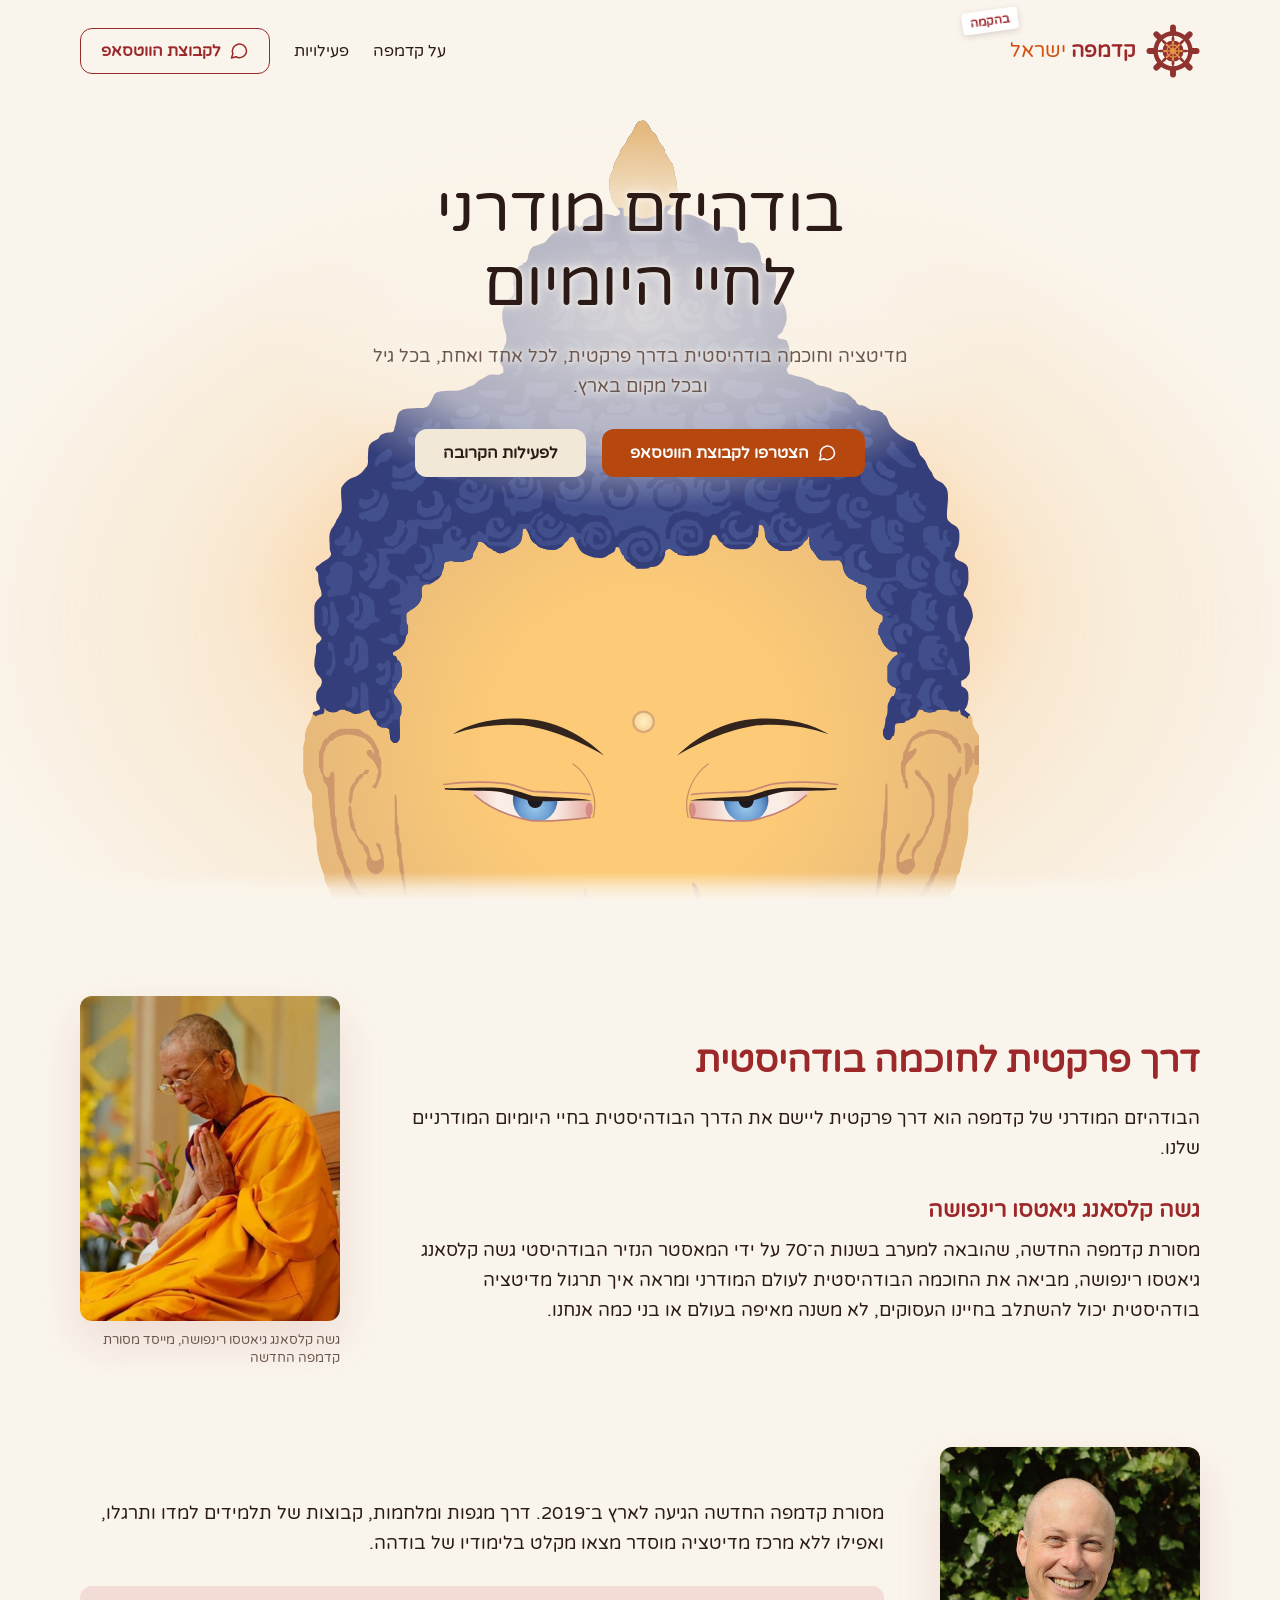
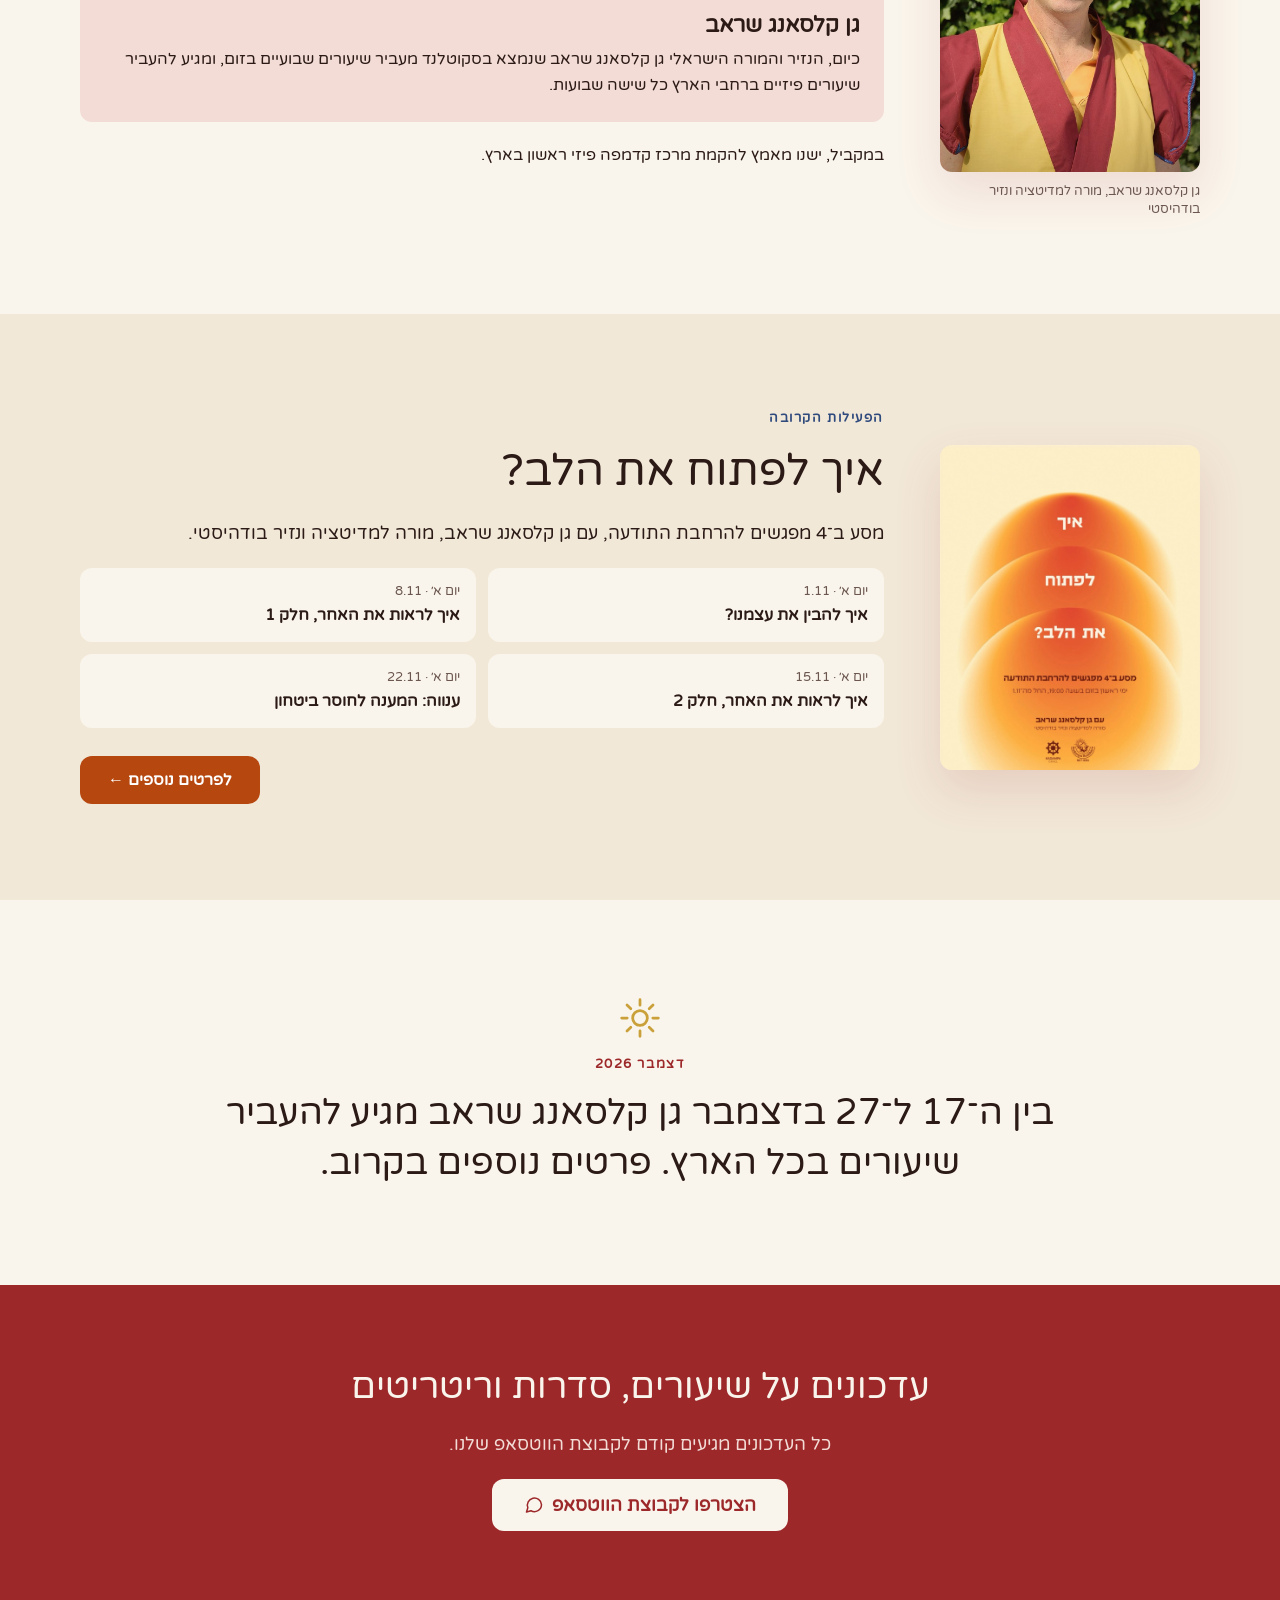
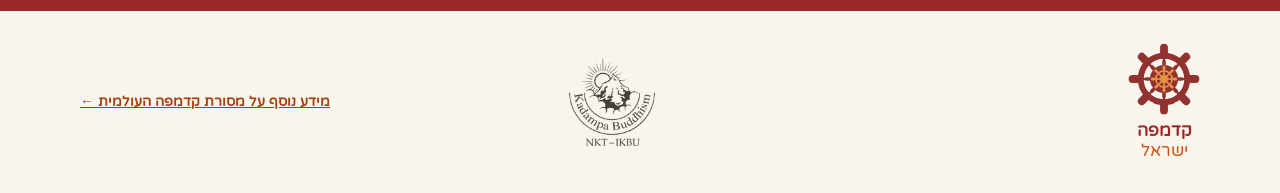
<file: index.html>
<!doctype html>
<html lang="he" dir="rtl">
<head>
<meta charset="utf-8">
<meta name="viewport" content="width=device-width, initial-scale=1">
<title>קדמפה ישראל: עמוד נחיתה</title>
<meta name="description" content="קדמפה ישראל: בודהיזם מודרני לחיי היומיום. מדיטציה וחוכמה בודהיסטית בדרך פרקטית, לכל אחד ואחת, בכל גיל ובכל מקום בארץ.">
<meta name="theme-color" content="#faf5ec">
<link rel="preconnect" href="https://fonts.googleapis.com">
<link rel="preconnect" href="https://fonts.gstatic.com" crossorigin>
<link rel="stylesheet" href="https://fonts.googleapis.com/css2?family=Varela+Round&amp;display=swap">
<link rel="stylesheet" href="styles.css">
<noscript><style>.sun{transform:none}.sun-glow{opacity:1}</style></noscript>
<script src="main.js" defer></script>
</head>
<body>

<div class="site-top">
<header class="site-header">
<a class="logo" href="#top" aria-label="קדמפה ישראל, לראש העמוד">
<svg viewBox="52 26 220 220" width="54" height="54" role="img" aria-label="סמל קדמפה ישראל" class="logo-mark"><g class="wheel-outer"><line x1="162.0" y1="96.0" x2="162.0" y2="70.0" stroke="#90322f" stroke-width="7"></line><line x1="162.0" y1="90.0" x2="162.0" y2="83.0" stroke="#90322f" stroke-width="11" stroke-linecap="round"></line><line x1="162.0" y1="58.0" x2="162.0" y2="40.0" stroke="#90322f" stroke-width="24" stroke-linecap="round"></line><line x1="190.3" y1="107.7" x2="208.7" y2="89.3" stroke="#90322f" stroke-width="7"></line><line x1="194.5" y1="103.5" x2="199.5" y2="98.5" stroke="#90322f" stroke-width="11" stroke-linecap="round"></line><line x1="217.2" y1="80.8" x2="229.9" y2="68.1" stroke="#90322f" stroke-width="24" stroke-linecap="round"></line><line x1="202.0" y1="136.0" x2="228.0" y2="136.0" stroke="#90322f" stroke-width="7"></line><line x1="208.0" y1="136.0" x2="215.0" y2="136.0" stroke="#90322f" stroke-width="11" stroke-linecap="round"></line><line x1="240.0" y1="136.0" x2="258.0" y2="136.0" stroke="#90322f" stroke-width="24" stroke-linecap="round"></line><line x1="190.3" y1="164.3" x2="208.7" y2="182.7" stroke="#90322f" stroke-width="7"></line><line x1="194.5" y1="168.5" x2="199.5" y2="173.5" stroke="#90322f" stroke-width="11" stroke-linecap="round"></line><line x1="217.2" y1="191.2" x2="229.9" y2="203.9" stroke="#90322f" stroke-width="24" stroke-linecap="round"></line><line x1="162.0" y1="176.0" x2="162.0" y2="202.0" stroke="#90322f" stroke-width="7"></line><line x1="162.0" y1="182.0" x2="162.0" y2="189.0" stroke="#90322f" stroke-width="11" stroke-linecap="round"></line><line x1="162.0" y1="214.0" x2="162.0" y2="232.0" stroke="#90322f" stroke-width="24" stroke-linecap="round"></line><line x1="133.7" y1="164.3" x2="115.3" y2="182.7" stroke="#90322f" stroke-width="7"></line><line x1="129.5" y1="168.5" x2="124.5" y2="173.5" stroke="#90322f" stroke-width="11" stroke-linecap="round"></line><line x1="106.8" y1="191.2" x2="94.1" y2="203.9" stroke="#90322f" stroke-width="24" stroke-linecap="round"></line><line x1="122.0" y1="136.0" x2="96.0" y2="136.0" stroke="#90322f" stroke-width="7"></line><line x1="116.0" y1="136.0" x2="109.0" y2="136.0" stroke="#90322f" stroke-width="11" stroke-linecap="round"></line><line x1="84.0" y1="136.0" x2="66.0" y2="136.0" stroke="#90322f" stroke-width="24" stroke-linecap="round"></line><line x1="133.7" y1="107.7" x2="115.3" y2="89.3" stroke="#90322f" stroke-width="7"></line><line x1="129.5" y1="103.5" x2="124.5" y2="98.5" stroke="#90322f" stroke-width="11" stroke-linecap="round"></line><line x1="106.8" y1="80.8" x2="94.1" y2="68.1" stroke="#90322f" stroke-width="24" stroke-linecap="round"></line><circle cx="162" cy="136" r="71" fill="none" stroke="#90322f" stroke-width="18"></circle><circle cx="162" cy="136" r="43" fill="#90322f"></circle></g><g class="wheel-inner"><circle cx="162" cy="136" r="25" fill="none" stroke="#e89447" stroke-width="5"></circle><line x1="162.0" y1="136.0" x2="162.0" y2="103.0" stroke="#e89447" stroke-width="5"></line><line x1="162.0" y1="104.0" x2="162.0" y2="100.0" stroke="#e89447" stroke-width="8.5" stroke-linecap="round"></line><line x1="162.0" y1="136.0" x2="185.3" y2="112.7" stroke="#e89447" stroke-width="5"></line><line x1="184.6" y1="113.4" x2="187.5" y2="110.5" stroke="#e89447" stroke-width="8.5" stroke-linecap="round"></line><line x1="162.0" y1="136.0" x2="195.0" y2="136.0" stroke="#e89447" stroke-width="5"></line><line x1="194.0" y1="136.0" x2="198.0" y2="136.0" stroke="#e89447" stroke-width="8.5" stroke-linecap="round"></line><line x1="162.0" y1="136.0" x2="185.3" y2="159.3" stroke="#e89447" stroke-width="5"></line><line x1="184.6" y1="158.6" x2="187.5" y2="161.5" stroke="#e89447" stroke-width="8.5" stroke-linecap="round"></line><line x1="162.0" y1="136.0" x2="162.0" y2="169.0" stroke="#e89447" stroke-width="5"></line><line x1="162.0" y1="168.0" x2="162.0" y2="172.0" stroke="#e89447" stroke-width="8.5" stroke-linecap="round"></line><line x1="162.0" y1="136.0" x2="138.7" y2="159.3" stroke="#e89447" stroke-width="5"></line><line x1="139.4" y1="158.6" x2="136.5" y2="161.5" stroke="#e89447" stroke-width="8.5" stroke-linecap="round"></line><line x1="162.0" y1="136.0" x2="129.0" y2="136.0" stroke="#e89447" stroke-width="5"></line><line x1="130.0" y1="136.0" x2="126.0" y2="136.0" stroke="#e89447" stroke-width="8.5" stroke-linecap="round"></line><line x1="162.0" y1="136.0" x2="138.7" y2="112.7" stroke="#e89447" stroke-width="5"></line><line x1="139.4" y1="113.4" x2="136.5" y2="110.5" stroke="#e89447" stroke-width="8.5" stroke-linecap="round"></line><circle cx="162" cy="136" r="12" fill="#e89447"></circle></g></svg>
<span class="logo-word">
<span class="logo-word__top">קדמפה</span>
<span class="logo-word__bottom">ישראל</span>
</span>
<span class="badge badge--tag">בהקמה</span>
</a>
<nav class="nav nav--center" aria-label="ניווט ראשי">
<a class="nav-link" href="#about" data-section="about">על קדמפה</a>
<a class="nav-link" href="#series" data-section="series">פעילויות</a>
<!-- <a class="nav-link" href="#gallery" data-section="gallery">גלריה</a> -->
<a class="btn btn-outline" href="https://chat.whatsapp.com/EBCWu6RBWqvGROPX27mSxB"><svg class="icon" width="20" height="20" viewBox="0 0 24 24" fill="none" stroke="currentColor" stroke-width="1.8" stroke-linecap="round" stroke-linejoin="round" aria-hidden="true"><path d="M21 11.5a8.5 8.5 0 0 1-12.6 7.4L3 20.5l1.6-5.2A8.5 8.5 0 1 1 21 11.5z"></path></svg>לקבוצת הווטסאפ</a>
</nav>
</header>
</div>

<main>
<section id="top" class="hero">
<div class="hero-inner">
<h1 class="hero-title">בודהיזם מודרני<br>לחיי היומיום</h1>
<p class="hero-lead">מדיטציה וחוכמה בודהיסטית בדרך פרקטית, לכל אחד ואחת, בכל גיל ובכל מקום בארץ.</p>
<div class="btn-row btn-row--center">
<a class="btn btn-primary" href="https://chat.whatsapp.com/EBCWu6RBWqvGROPX27mSxB"><svg class="icon" width="20" height="20" viewBox="0 0 24 24" fill="none" stroke="currentColor" stroke-width="1.8" stroke-linecap="round" stroke-linejoin="round" aria-hidden="true"><path d="M21 11.5a8.5 8.5 0 0 1-12.6 7.4L3 20.5l1.6-5.2A8.5 8.5 0 1 1 21 11.5z"></path></svg>הצטרפו לקבוצת הווטסאפ</a>
<a class="btn btn-secondary" href="#series">לפעילות הקרובה</a>
</div>
</div>
<div class="horizon" aria-hidden="true">
<div class="sun">
<div class="sun-glow"><div class="sun-glow__breath"></div></div>
<img class="sun-head" src="assets/buddha-head.svg" width="608" height="804" alt="">
</div>
</div>
</section>

<section id="about" class="section about">
<div class="container about-rows">
<div class="split">
<div class="about-text stack">
<h2 class="heading">דרך פרקטית לחוכמה בודהיסטית</h2>
<p class="body-lg">הבודהיזם המודרני של קדמפה הוא דרך פרקטית ליישם את הדרך הבודהיסטית בחיי היומיום המודרניים שלנו.</p>
<h3 class="subheading">גשה קלסאנג גיאטסו רינפושה</h3>
<p class="body-lg">מסורת קדמפה החדשה, שהובאה למערב בשנות ה־70 על ידי המאסטר הנזיר הבודהיסטי גשה קלסאנג גיאטסו רינפושה, מביאה את החוכמה הבודהיסטית לעולם המודרני ומראה איך תרגול מדיטציה בודהיסטית יכול להשתלב בחיינו העסוקים, לא משנה מאיפה בעולם או בני כמה אנחנו.</p>
</div>
<figure class="about-figure">
<img class="photo" src="assets/geshe-la.jpg" alt="גשה קלסאנג גיאטסו רינפושה בגלימות זעפרן, ידיו צמודות בתפילה ועיניו מושפלות">
<figcaption class="caption">גשה קלסאנג גיאטסו רינפושה, מייסד מסורת קדמפה החדשה</figcaption>
</figure>
</div>
<div class="split split--reverse">
<div class="about-text stack">
<p class="body-lg">מסורת קדמפה החדשה הגיעה לארץ ב־2019. דרך מגפות ומלחמות, קבוצות של תלמידים למדו ותרגלו, ואפילו ללא מרכז מדיטציה מוסדר מצאו מקלט בלימודיו של בודהה.</p>
<div class="card-lotus teacher-card">
<div class="card-title">גן קלסאנג שראב</div>
<p>כיום, הנזיר והמורה הישראלי גן קלסאנג שראב שנמצא בסקוטלנד מעביר שיעורים שבועיים בזום, ומגיע להעביר שיעורים פיזיים ברחבי הארץ כל שישה שבועות.</p>
</div>
<p>במקביל, ישנו מאמץ להקמת מרכז קדמפה פיזי ראשון בארץ.</p>
</div>
<figure class="about-figure">
<img class="photo" src="assets/sherab.jpg" alt="גן קלסאנג שראב מחייך, בגלימות נזיר, על רקע עלי קיסוס">
<figcaption class="caption">גן קלסאנג שראב, מורה למדיטציה ונזיר בודהיסטי</figcaption>
</figure>
</div>
</div>
</section>

<section id="series" class="section section--band">
<div class="container split">
<div class="series-poster">
<img class="photo photo--strong" src="assets/poster.jpg" alt="פוסטר הסדרה: איך לפתוח את הלב? 4 מפגשים עם גן קלסאנג שראב">
</div>
<div class="col-main stack">
<div class="eyebrow eyebrow--lapis">הפעילות הקרובה</div>
<h2 class="series-title">איך לפתוח את הלב?</h2>
<p class="body-lg">מסע ב־4 מפגשים להרחבת התודעה, עם גן קלסאנג שראב, מורה למדיטציה ונזיר בודהיסטי.</p>
<ul class="session-grid">
<li class="session-chip"><span class="session-chip__date">יום א׳ · 1.11</span><span class="session-chip__title">איך להבין את עצמנו?</span></li>
<li class="session-chip"><span class="session-chip__date">יום א׳ · 8.11</span><span class="session-chip__title">איך לראות את האחר, חלק 1</span></li>
<li class="session-chip"><span class="session-chip__date">יום א׳ · 15.11</span><span class="session-chip__title">איך לראות את האחר, חלק 2</span></li>
<li class="session-chip"><span class="session-chip__date">יום א׳ · 22.11</span><span class="session-chip__title">ענווה: המענה לחוסר ביטחון</span></li>
</ul>
<div class="btn-row btn-row--end">
<a class="btn btn-primary" href="series.html">לפרטים נוספים ←</a>
</div>
</div>
</div>
</section>

<section class="section" aria-labelledby="dec-title">
<div class="container container--narrow note">
<svg width="44" height="44" viewBox="0 0 24 24" fill="none" stroke="#c9a03a" stroke-width="1.5" stroke-linecap="round" aria-hidden="true"><circle cx="12" cy="12" r="4"></circle><path d="M12 2v3M12 19v3M2 12h3M19 12h3M4.9 4.9l2.1 2.1M17 17l2.1 2.1M4.9 19.1L7 17M17 7l2.1-2.1"></path></svg>
<h2 id="dec-title" class="eyebrow">דצמבר 2026</h2>
<p class="note-text">בין ה־17 ל־27 בדצמבר גן קלסאנג שראב מגיע להעביר שיעורים בכל הארץ. פרטים נוספים בקרוב.</p>
<!--<a class="btn btn-outline" href="https://chat.whatsapp.com/EBCWu6RBWqvGROPX27mSxB">לעדכונים בווטסאפ<svg class="icon" width="18" height="18" viewBox="0 0 24 24" fill="none" stroke="currentColor" stroke-width="1.8" stroke-linecap="round" stroke-linejoin="round" aria-hidden="true"><path d="M21 11.5a8.5 8.5 0 0 1-12.6 7.4L3 20.5l1.6-5.2A8.5 8.5 0 1 1 21 11.5z"></path></svg></a>-->
</div>
</section>

<!--
<section id="gallery" class="gallery">
<div class="container">
<div class="stack stack--12">
<h2 class="heading">ממפגשים קודמים:</h2>
</div>
Gallery placeholders: replace each <figure class="placeholder ..."> with
     <figure class="gallery-item--..."><img class="photo" ...></figure> when photos arrive.
<div class="gallery-grid">
<figure class="placeholder gallery-item--wide"><svg width="32" height="32" viewBox="0 0 24 24" fill="none" stroke="#6b5750" stroke-width="1.5" stroke-linecap="round" stroke-linejoin="round" aria-hidden="true"><rect x="3" y="3" width="18" height="18" rx="3"></rect><circle cx="9" cy="9" r="2"></circle><path d="M21 15l-5-5L5 21"></path></svg><figcaption>[תמונה: שיעורים, אוקטובר 2026]</figcaption></figure>
<figure class="placeholder gallery-item--tall"><svg width="32" height="32" viewBox="0 0 24 24" fill="none" stroke="#6b5750" stroke-width="1.5" stroke-linecap="round" stroke-linejoin="round" aria-hidden="true"><rect x="3" y="3" width="18" height="18" rx="3"></rect><circle cx="9" cy="9" r="2"></circle><path d="M21 15l-5-5L5 21"></path></svg><figcaption>[תמונה: אוקטובר 2026]</figcaption></figure>
<figure class="placeholder gallery-item--landscape"><svg width="32" height="32" viewBox="0 0 24 24" fill="none" stroke="#6b5750" stroke-width="1.5" stroke-linecap="round" stroke-linejoin="round" aria-hidden="true"><rect x="3" y="3" width="18" height="18" rx="3"></rect><circle cx="9" cy="9" r="2"></circle><path d="M21 15l-5-5L5 21"></path></svg><figcaption>[תמונה: ריטריט]</figcaption></figure>
<figure class="placeholder gallery-item--landscape"><svg width="32" height="32" viewBox="0 0 24 24" fill="none" stroke="#6b5750" stroke-width="1.5" stroke-linecap="round" stroke-linejoin="round" aria-hidden="true"><rect x="3" y="3" width="18" height="18" rx="3"></rect><circle cx="9" cy="9" r="2"></circle><path d="M21 15l-5-5L5 21"></path></svg><figcaption>[תמונה: שיעור קודם]</figcaption></figure>
<figure class="placeholder gallery-item--landscape"><svg width="32" height="32" viewBox="0 0 24 24" fill="none" stroke="#6b5750" stroke-width="1.5" stroke-linecap="round" stroke-linejoin="round" aria-hidden="true"><rect x="3" y="3" width="18" height="18" rx="3"></rect><circle cx="9" cy="9" r="2"></circle><path d="M21 15l-5-5L5 21"></path></svg><figcaption>[תמונה: ריטריט]</figcaption></figure>
</div>
</div>
</section>
-->

<section class="join" aria-labelledby="join-title">
<div class="container container--narrow">
<h2 id="join-title" class="join-title">עדכונים על שיעורים, סדרות וריטריטים</h2>
<p class="join-lead">כל העדכונים מגיעים קודם לקבוצת הווטסאפ שלנו.</p>
<a class="btn btn-light" href="https://chat.whatsapp.com/EBCWu6RBWqvGROPX27mSxB">הצטרפו לקבוצת הווטסאפ<svg class="icon" width="20" height="20" viewBox="0 0 24 24" fill="none" stroke="currentColor" stroke-width="1.8" stroke-linecap="round" stroke-linejoin="round" aria-hidden="true"><path d="M21 11.5a8.5 8.5 0 0 1-12.6 7.4L3 20.5l1.6-5.2A8.5 8.5 0 1 1 21 11.5z"></path></svg></a>
</div>
</section>
</main>

<footer class="site-footer">
<div class="footer-logo" role="img" aria-label="קדמפה ישראל">
<svg viewBox="52 26 220 220" width="72" height="72" role="img" aria-label="סמל קדמפה ישראל" class="logo-mark"><g class="wheel-outer"><line x1="162.0" y1="96.0" x2="162.0" y2="70.0" stroke="#90322f" stroke-width="7"></line><line x1="162.0" y1="90.0" x2="162.0" y2="83.0" stroke="#90322f" stroke-width="11" stroke-linecap="round"></line><line x1="162.0" y1="58.0" x2="162.0" y2="40.0" stroke="#90322f" stroke-width="24" stroke-linecap="round"></line><line x1="190.3" y1="107.7" x2="208.7" y2="89.3" stroke="#90322f" stroke-width="7"></line><line x1="194.5" y1="103.5" x2="199.5" y2="98.5" stroke="#90322f" stroke-width="11" stroke-linecap="round"></line><line x1="217.2" y1="80.8" x2="229.9" y2="68.1" stroke="#90322f" stroke-width="24" stroke-linecap="round"></line><line x1="202.0" y1="136.0" x2="228.0" y2="136.0" stroke="#90322f" stroke-width="7"></line><line x1="208.0" y1="136.0" x2="215.0" y2="136.0" stroke="#90322f" stroke-width="11" stroke-linecap="round"></line><line x1="240.0" y1="136.0" x2="258.0" y2="136.0" stroke="#90322f" stroke-width="24" stroke-linecap="round"></line><line x1="190.3" y1="164.3" x2="208.7" y2="182.7" stroke="#90322f" stroke-width="7"></line><line x1="194.5" y1="168.5" x2="199.5" y2="173.5" stroke="#90322f" stroke-width="11" stroke-linecap="round"></line><line x1="217.2" y1="191.2" x2="229.9" y2="203.9" stroke="#90322f" stroke-width="24" stroke-linecap="round"></line><line x1="162.0" y1="176.0" x2="162.0" y2="202.0" stroke="#90322f" stroke-width="7"></line><line x1="162.0" y1="182.0" x2="162.0" y2="189.0" stroke="#90322f" stroke-width="11" stroke-linecap="round"></line><line x1="162.0" y1="214.0" x2="162.0" y2="232.0" stroke="#90322f" stroke-width="24" stroke-linecap="round"></line><line x1="133.7" y1="164.3" x2="115.3" y2="182.7" stroke="#90322f" stroke-width="7"></line><line x1="129.5" y1="168.5" x2="124.5" y2="173.5" stroke="#90322f" stroke-width="11" stroke-linecap="round"></line><line x1="106.8" y1="191.2" x2="94.1" y2="203.9" stroke="#90322f" stroke-width="24" stroke-linecap="round"></line><line x1="122.0" y1="136.0" x2="96.0" y2="136.0" stroke="#90322f" stroke-width="7"></line><line x1="116.0" y1="136.0" x2="109.0" y2="136.0" stroke="#90322f" stroke-width="11" stroke-linecap="round"></line><line x1="84.0" y1="136.0" x2="66.0" y2="136.0" stroke="#90322f" stroke-width="24" stroke-linecap="round"></line><line x1="133.7" y1="107.7" x2="115.3" y2="89.3" stroke="#90322f" stroke-width="7"></line><line x1="129.5" y1="103.5" x2="124.5" y2="98.5" stroke="#90322f" stroke-width="11" stroke-linecap="round"></line><line x1="106.8" y1="80.8" x2="94.1" y2="68.1" stroke="#90322f" stroke-width="24" stroke-linecap="round"></line><circle cx="162" cy="136" r="71" fill="none" stroke="#90322f" stroke-width="18"></circle><circle cx="162" cy="136" r="43" fill="#90322f"></circle></g><g class="wheel-inner"><circle cx="162" cy="136" r="25" fill="none" stroke="#e89447" stroke-width="5"></circle><line x1="162.0" y1="136.0" x2="162.0" y2="103.0" stroke="#e89447" stroke-width="5"></line><line x1="162.0" y1="104.0" x2="162.0" y2="100.0" stroke="#e89447" stroke-width="8.5" stroke-linecap="round"></line><line x1="162.0" y1="136.0" x2="185.3" y2="112.7" stroke="#e89447" stroke-width="5"></line><line x1="184.6" y1="113.4" x2="187.5" y2="110.5" stroke="#e89447" stroke-width="8.5" stroke-linecap="round"></line><line x1="162.0" y1="136.0" x2="195.0" y2="136.0" stroke="#e89447" stroke-width="5"></line><line x1="194.0" y1="136.0" x2="198.0" y2="136.0" stroke="#e89447" stroke-width="8.5" stroke-linecap="round"></line><line x1="162.0" y1="136.0" x2="185.3" y2="159.3" stroke="#e89447" stroke-width="5"></line><line x1="184.6" y1="158.6" x2="187.5" y2="161.5" stroke="#e89447" stroke-width="8.5" stroke-linecap="round"></line><line x1="162.0" y1="136.0" x2="162.0" y2="169.0" stroke="#e89447" stroke-width="5"></line><line x1="162.0" y1="168.0" x2="162.0" y2="172.0" stroke="#e89447" stroke-width="8.5" stroke-linecap="round"></line><line x1="162.0" y1="136.0" x2="138.7" y2="159.3" stroke="#e89447" stroke-width="5"></line><line x1="139.4" y1="158.6" x2="136.5" y2="161.5" stroke="#e89447" stroke-width="8.5" stroke-linecap="round"></line><line x1="162.0" y1="136.0" x2="129.0" y2="136.0" stroke="#e89447" stroke-width="5"></line><line x1="130.0" y1="136.0" x2="126.0" y2="136.0" stroke="#e89447" stroke-width="8.5" stroke-linecap="round"></line><line x1="162.0" y1="136.0" x2="138.7" y2="112.7" stroke="#e89447" stroke-width="5"></line><line x1="139.4" y1="113.4" x2="136.5" y2="110.5" stroke="#e89447" stroke-width="8.5" stroke-linecap="round"></line><circle cx="162" cy="136" r="12" fill="#e89447"></circle></g></svg>
<span class="logo-word"><span class="logo-word__top">קדמפה</span><span class="logo-word__bottom">ישראל</span></span>
</div>
<br>
<a class="footer-nkt" href="https://kadampa.org/"><img src="assets/nkt-ikbu-logo.png" width="96" height="96" alt="חלק ממסורת קדמפה החדשה (NKT-IKBU)"></a>
<a class="footer-link" href="https://kadampa.org/">מידע נוסף על מסורת קדמפה העולמית ←</a>
</footer>

</body>
</html>
</file>
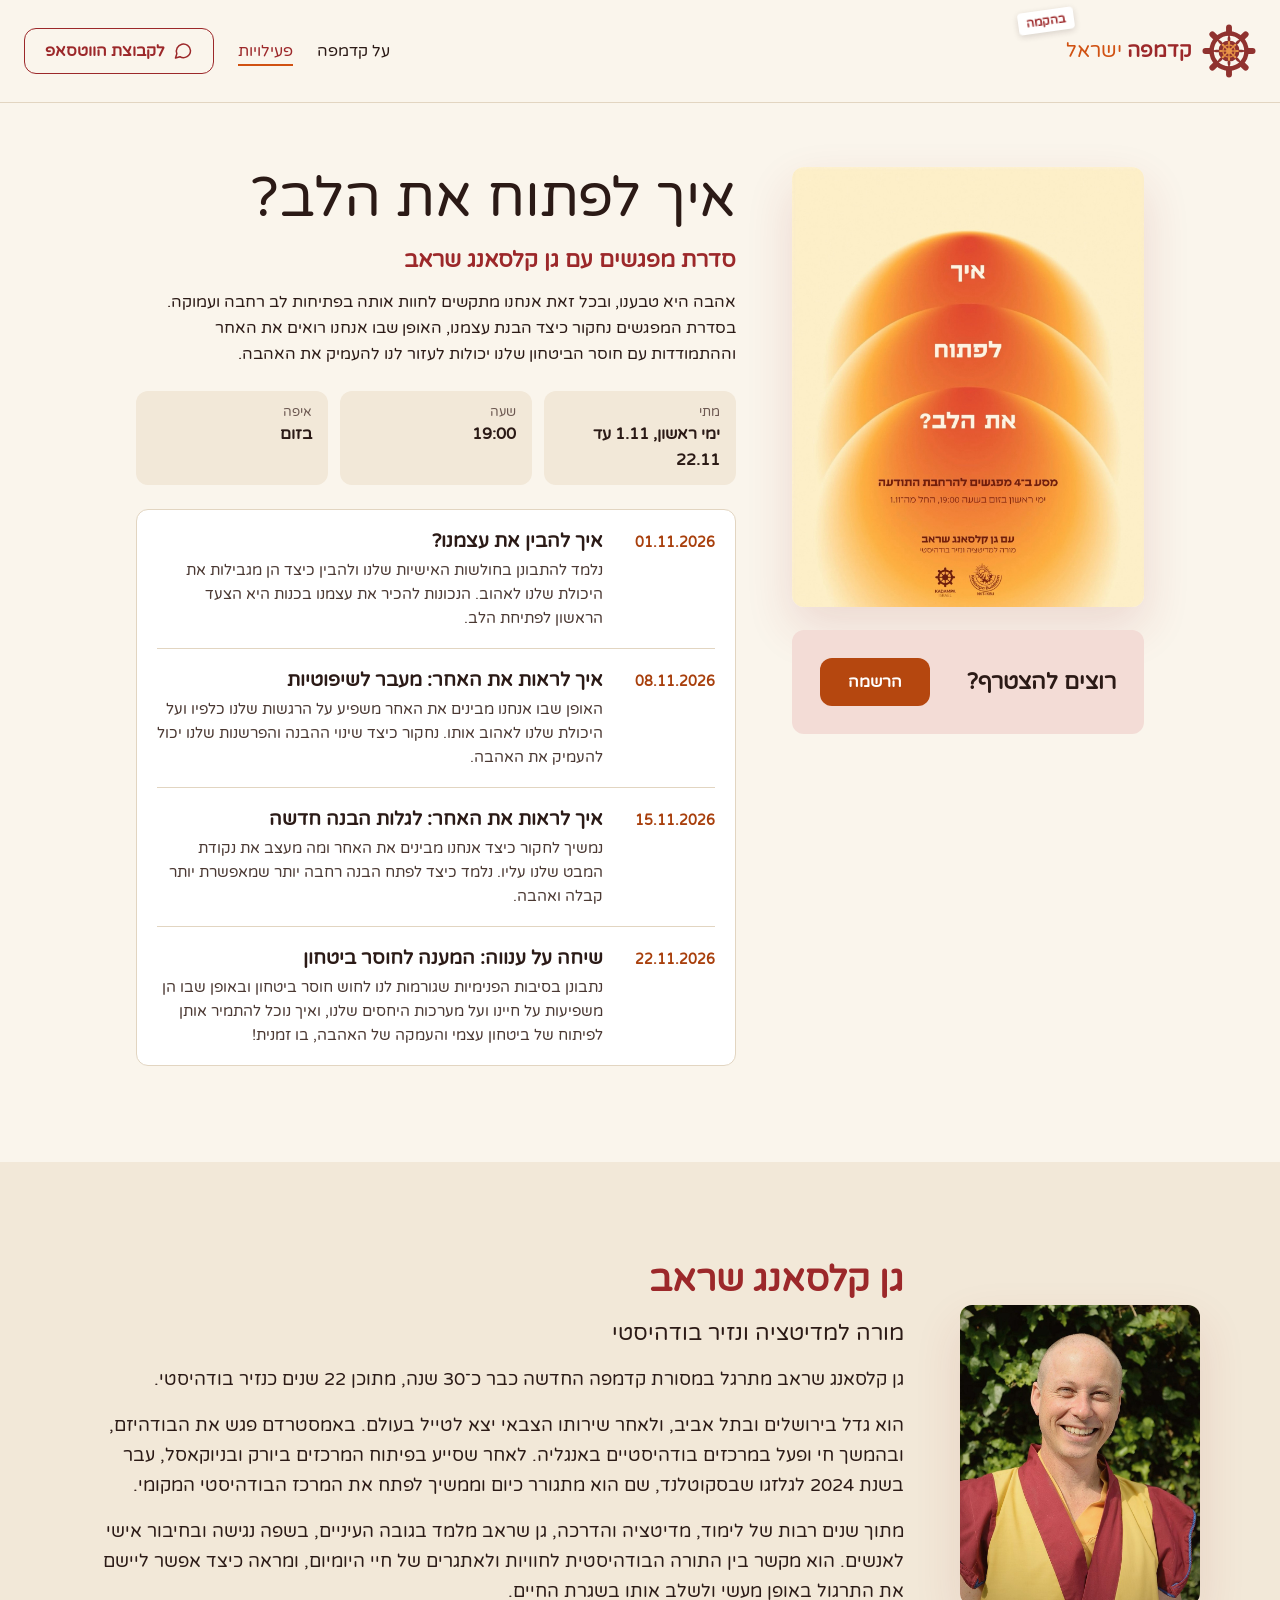
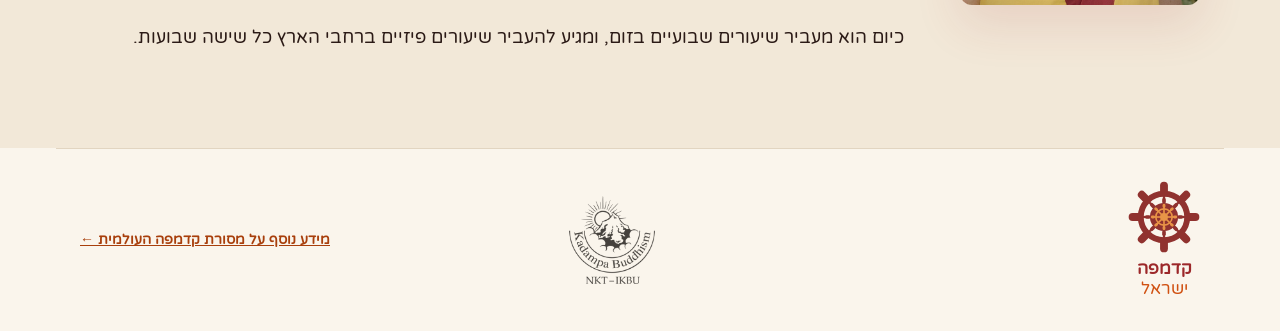
<file: series.html>
<!doctype html>
<html lang="he" dir="rtl">
<head>
<meta charset="utf-8">
<meta name="viewport" content="width=device-width, initial-scale=1">
<title>איך לפתוח את הלב? פרטי הסדרה</title>
<meta name="description" content="איך לפתוח את הלב? סדרת מפגשים עם גן קלסאנג שראב. ימי ראשון, 1.11 עד 22.11, בשעה 19:00, בזום.">
<meta name="theme-color" content="#faf5ec">
<link rel="preconnect" href="https://fonts.googleapis.com">
<link rel="preconnect" href="https://fonts.gstatic.com" crossorigin>
<link rel="stylesheet" href="https://fonts.googleapis.com/css2?family=Varela+Round&amp;display=swap">
<link rel="stylesheet" href="styles.css">
<script src="main.js" defer></script>
</head>
<body>

<div class="header-bar site-top">
<header class="site-header site-header--wide">
<a class="logo" href="index.html" aria-label="קדמפה ישראל, לעמוד הראשי">
<svg viewBox="52 26 220 220" width="54" height="54" role="img" aria-label="סמל קדמפה ישראל" class="logo-mark"><g class="wheel-outer"><line x1="162.0" y1="96.0" x2="162.0" y2="70.0" stroke="#90322f" stroke-width="7"></line><line x1="162.0" y1="90.0" x2="162.0" y2="83.0" stroke="#90322f" stroke-width="11" stroke-linecap="round"></line><line x1="162.0" y1="58.0" x2="162.0" y2="40.0" stroke="#90322f" stroke-width="24" stroke-linecap="round"></line><line x1="190.3" y1="107.7" x2="208.7" y2="89.3" stroke="#90322f" stroke-width="7"></line><line x1="194.5" y1="103.5" x2="199.5" y2="98.5" stroke="#90322f" stroke-width="11" stroke-linecap="round"></line><line x1="217.2" y1="80.8" x2="229.9" y2="68.1" stroke="#90322f" stroke-width="24" stroke-linecap="round"></line><line x1="202.0" y1="136.0" x2="228.0" y2="136.0" stroke="#90322f" stroke-width="7"></line><line x1="208.0" y1="136.0" x2="215.0" y2="136.0" stroke="#90322f" stroke-width="11" stroke-linecap="round"></line><line x1="240.0" y1="136.0" x2="258.0" y2="136.0" stroke="#90322f" stroke-width="24" stroke-linecap="round"></line><line x1="190.3" y1="164.3" x2="208.7" y2="182.7" stroke="#90322f" stroke-width="7"></line><line x1="194.5" y1="168.5" x2="199.5" y2="173.5" stroke="#90322f" stroke-width="11" stroke-linecap="round"></line><line x1="217.2" y1="191.2" x2="229.9" y2="203.9" stroke="#90322f" stroke-width="24" stroke-linecap="round"></line><line x1="162.0" y1="176.0" x2="162.0" y2="202.0" stroke="#90322f" stroke-width="7"></line><line x1="162.0" y1="182.0" x2="162.0" y2="189.0" stroke="#90322f" stroke-width="11" stroke-linecap="round"></line><line x1="162.0" y1="214.0" x2="162.0" y2="232.0" stroke="#90322f" stroke-width="24" stroke-linecap="round"></line><line x1="133.7" y1="164.3" x2="115.3" y2="182.7" stroke="#90322f" stroke-width="7"></line><line x1="129.5" y1="168.5" x2="124.5" y2="173.5" stroke="#90322f" stroke-width="11" stroke-linecap="round"></line><line x1="106.8" y1="191.2" x2="94.1" y2="203.9" stroke="#90322f" stroke-width="24" stroke-linecap="round"></line><line x1="122.0" y1="136.0" x2="96.0" y2="136.0" stroke="#90322f" stroke-width="7"></line><line x1="116.0" y1="136.0" x2="109.0" y2="136.0" stroke="#90322f" stroke-width="11" stroke-linecap="round"></line><line x1="84.0" y1="136.0" x2="66.0" y2="136.0" stroke="#90322f" stroke-width="24" stroke-linecap="round"></line><line x1="133.7" y1="107.7" x2="115.3" y2="89.3" stroke="#90322f" stroke-width="7"></line><line x1="129.5" y1="103.5" x2="124.5" y2="98.5" stroke="#90322f" stroke-width="11" stroke-linecap="round"></line><line x1="106.8" y1="80.8" x2="94.1" y2="68.1" stroke="#90322f" stroke-width="24" stroke-linecap="round"></line><circle cx="162" cy="136" r="71" fill="none" stroke="#90322f" stroke-width="18"></circle><circle cx="162" cy="136" r="43" fill="#90322f"></circle></g><g class="wheel-inner"><circle cx="162" cy="136" r="25" fill="none" stroke="#e89447" stroke-width="5"></circle><line x1="162.0" y1="136.0" x2="162.0" y2="103.0" stroke="#e89447" stroke-width="5"></line><line x1="162.0" y1="104.0" x2="162.0" y2="100.0" stroke="#e89447" stroke-width="8.5" stroke-linecap="round"></line><line x1="162.0" y1="136.0" x2="185.3" y2="112.7" stroke="#e89447" stroke-width="5"></line><line x1="184.6" y1="113.4" x2="187.5" y2="110.5" stroke="#e89447" stroke-width="8.5" stroke-linecap="round"></line><line x1="162.0" y1="136.0" x2="195.0" y2="136.0" stroke="#e89447" stroke-width="5"></line><line x1="194.0" y1="136.0" x2="198.0" y2="136.0" stroke="#e89447" stroke-width="8.5" stroke-linecap="round"></line><line x1="162.0" y1="136.0" x2="185.3" y2="159.3" stroke="#e89447" stroke-width="5"></line><line x1="184.6" y1="158.6" x2="187.5" y2="161.5" stroke="#e89447" stroke-width="8.5" stroke-linecap="round"></line><line x1="162.0" y1="136.0" x2="162.0" y2="169.0" stroke="#e89447" stroke-width="5"></line><line x1="162.0" y1="168.0" x2="162.0" y2="172.0" stroke="#e89447" stroke-width="8.5" stroke-linecap="round"></line><line x1="162.0" y1="136.0" x2="138.7" y2="159.3" stroke="#e89447" stroke-width="5"></line><line x1="139.4" y1="158.6" x2="136.5" y2="161.5" stroke="#e89447" stroke-width="8.5" stroke-linecap="round"></line><line x1="162.0" y1="136.0" x2="129.0" y2="136.0" stroke="#e89447" stroke-width="5"></line><line x1="130.0" y1="136.0" x2="126.0" y2="136.0" stroke="#e89447" stroke-width="8.5" stroke-linecap="round"></line><line x1="162.0" y1="136.0" x2="138.7" y2="112.7" stroke="#e89447" stroke-width="5"></line><line x1="139.4" y1="113.4" x2="136.5" y2="110.5" stroke="#e89447" stroke-width="8.5" stroke-linecap="round"></line><circle cx="162" cy="136" r="12" fill="#e89447"></circle></g></svg>
<span class="logo-word">
<span class="logo-word__top">קדמפה</span>
<span class="logo-word__bottom">ישראל</span>
</span>
<span class="badge badge--tag">בהקמה</span>
</a>
<nav class="nav" aria-label="ניווט ראשי">
<a class="nav-link" href="index.html#about">על קדמפה</a>
<a class="nav-link" href="index.html#series" aria-current="page">פעילויות</a>
<!-- <a class="nav-link" href="index.html#gallery">גלריה</a> -->
<a class="btn btn-outline" href="https://chat.whatsapp.com/EBCWu6RBWqvGROPX27mSxB"><svg class="icon" width="20" height="20" viewBox="0 0 24 24" fill="none" stroke="currentColor" stroke-width="1.8" stroke-linecap="round" stroke-linejoin="round" aria-hidden="true"><path d="M21 11.5a8.5 8.5 0 0 1-12.6 7.4L3 20.5l1.6-5.2A8.5 8.5 0 1 1 21 11.5z"></path></svg>לקבוצת הווטסאפ</a>
</nav>
</header>
</div>

<main>
<section class="series-layout">
<div class="series-aside">
<img class="poster-tall" src="assets/poster.jpg" alt="פוסטר הסדרה: איך לפתוח את הלב? 4 מפגשים עם גן קלסאנג שראב">
<div class="card-lotus signup">
<div class="signup__text">
<div class="card-title">רוצים להצטרף?</div>
</div>
<a class="btn btn-primary" href="https://docs.google.com/forms/d/e/1FAIpQLSfxFw69k1hVm4WwL6jVIWFO38QN0n-xuov-mgixhbakbKQ2aA/viewform">הרשמה</a>
</div>
</div>

<div class="series-main">
<div class="series-intro">
<h1 class="page-title">איך לפתוח את הלב?</h1>
<p class="subheading">סדרת מפגשים עם גן קלסאנג שראב</p>
<p>אהבה היא טבענו, ובכל זאת אנחנו מתקשים לחוות אותה בפתיחות לב רחבה ועמוקה. בסדרת המפגשים נחקור כיצד הבנת עצמנו, האופן שבו אנחנו רואים את האחר וההתמודדות עם חוסר הביטחון שלנו יכולות לעזור לנו להעמיק את האהבה.</p>
</div>

<dl class="facts">
<div class="fact"><dt>מתי</dt><dd>ימי ראשון, 1.11 עד 22.11</dd></div>
<div class="fact"><dt>שעה</dt><dd>19:00</dd></div>
<div class="fact"><dt>איפה</dt><dd>בזום</dd></div>
</dl>

<ol class="schedule">
<li class="schedule-item">
<div class="schedule-item__date">01.11.2026</div>
<div class="schedule-item__body">
<h2 class="schedule-item__title">איך להבין את עצמנו?</h2>
<p class="schedule-item__desc">נלמד להתבונן בחולשות האישיות שלנו ולהבין כיצד הן מגבילות את היכולת שלנו לאהוב. הנכונות להכיר את עצמנו בכנות היא הצעד הראשון לפתיחת הלב.</p>
</div>
</li>
<li class="schedule-item">
<div class="schedule-item__date">08.11.2026</div>
<div class="schedule-item__body">
<h2 class="schedule-item__title">איך לראות את האחר: מעבר לשיפוטיות</h2>
<p class="schedule-item__desc">האופן שבו אנחנו מבינים את האחר משפיע על הרגשות שלנו כלפיו ועל היכולת שלנו לאהוב אותו. נחקור כיצד שינוי ההבנה והפרשנות שלנו יכול להעמיק את האהבה.</p>
</div>
</li>
<li class="schedule-item">
<div class="schedule-item__date">15.11.2026</div>
<div class="schedule-item__body">
<h2 class="schedule-item__title">איך לראות את האחר: לגלות הבנה חדשה</h2>
<p class="schedule-item__desc">נמשיך לחקור כיצד אנחנו מבינים את האחר ומה מעצב את נקודת המבט שלנו עליו. נלמד כיצד לפתח הבנה רחבה יותר שמאפשרת יותר קבלה ואהבה.</p>
</div>
</li>
<li class="schedule-item">
<div class="schedule-item__date">22.11.2026</div>
<div class="schedule-item__body">
<h2 class="schedule-item__title">שיחה על ענווה: המענה לחוסר ביטחון</h2>
<p class="schedule-item__desc">נתבונן בסיבות הפנימיות שגורמות לנו לחוש חוסר ביטחון ובאופן שבו הן משפיעות על חיינו ועל מערכות היחסים שלנו, ואיך נוכל להתמיר אותן לפיתוח של ביטחון עצמי והעמקה של האהבה, בו זמנית!</p>
</div>
</li>
</ol>
</div>
</section>

<section class="section section--band" aria-labelledby="teacher-title">
<div class="container split">
<figure class="teacher-figure">
<img class="photo" src="assets/sherab.jpg" alt="גן קלסאנג שראב מחייך, בגלימות נזיר, על רקע עלי קיסוס">
</figure>
<div class="col-main stack stack--16">
<h2 id="teacher-title" class="heading">גן קלסאנג שראב</h2>
<p class="teacher-role">מורה למדיטציה ונזיר בודהיסטי</p>
<p class="body-lg">גן קלסאנג שראב מתרגל במסורת קדמפה החדשה כבר כ־30 שנה, מתוכן 22 שנים כנזיר בודהיסטי.</p>
<p class="body-lg">הוא גדל בירושלים ובתל אביב, ולאחר שירותו הצבאי יצא לטייל בעולם. באמסטרדם פגש את הבודהיזם, ובהמשך חי ופעל במרכזים בודהיסטיים באנגליה. לאחר שסייע בפיתוח המרכזים ביורק ובניוקאסל, עבר בשנת 2024 לגלזגו שבסקוטלנד, שם הוא מתגורר כיום וממשיך לפתח את המרכז הבודהיסטי המקומי.</p>
<p class="body-lg">מתוך שנים רבות של לימוד, מדיטציה והדרכה, גן שראב מלמד בגובה העיניים, בשפה נגישה ובחיבור אישי לאנשים. הוא מקשר בין התורה הבודהיסטית לחוויות ולאתגרים של חיי היומיום, ומראה כיצד אפשר ליישם את התרגול באופן מעשי ולשלב אותו בשגרת החיים.</p>
<p class="body-lg">כיום הוא מעביר שיעורים שבועיים בזום, ומגיע להעביר שיעורים פיזיים ברחבי הארץ כל שישה שבועות.</p>
</div>
</div>
</section>
</main>

<footer class="site-footer site-footer--rule">
<div class="footer-logo" role="img" aria-label="קדמפה ישראל">
<svg viewBox="52 26 220 220" width="72" height="72" role="img" aria-label="סמל קדמפה ישראל" class="logo-mark"><g class="wheel-outer"><line x1="162.0" y1="96.0" x2="162.0" y2="70.0" stroke="#90322f" stroke-width="7"></line><line x1="162.0" y1="90.0" x2="162.0" y2="83.0" stroke="#90322f" stroke-width="11" stroke-linecap="round"></line><line x1="162.0" y1="58.0" x2="162.0" y2="40.0" stroke="#90322f" stroke-width="24" stroke-linecap="round"></line><line x1="190.3" y1="107.7" x2="208.7" y2="89.3" stroke="#90322f" stroke-width="7"></line><line x1="194.5" y1="103.5" x2="199.5" y2="98.5" stroke="#90322f" stroke-width="11" stroke-linecap="round"></line><line x1="217.2" y1="80.8" x2="229.9" y2="68.1" stroke="#90322f" stroke-width="24" stroke-linecap="round"></line><line x1="202.0" y1="136.0" x2="228.0" y2="136.0" stroke="#90322f" stroke-width="7"></line><line x1="208.0" y1="136.0" x2="215.0" y2="136.0" stroke="#90322f" stroke-width="11" stroke-linecap="round"></line><line x1="240.0" y1="136.0" x2="258.0" y2="136.0" stroke="#90322f" stroke-width="24" stroke-linecap="round"></line><line x1="190.3" y1="164.3" x2="208.7" y2="182.7" stroke="#90322f" stroke-width="7"></line><line x1="194.5" y1="168.5" x2="199.5" y2="173.5" stroke="#90322f" stroke-width="11" stroke-linecap="round"></line><line x1="217.2" y1="191.2" x2="229.9" y2="203.9" stroke="#90322f" stroke-width="24" stroke-linecap="round"></line><line x1="162.0" y1="176.0" x2="162.0" y2="202.0" stroke="#90322f" stroke-width="7"></line><line x1="162.0" y1="182.0" x2="162.0" y2="189.0" stroke="#90322f" stroke-width="11" stroke-linecap="round"></line><line x1="162.0" y1="214.0" x2="162.0" y2="232.0" stroke="#90322f" stroke-width="24" stroke-linecap="round"></line><line x1="133.7" y1="164.3" x2="115.3" y2="182.7" stroke="#90322f" stroke-width="7"></line><line x1="129.5" y1="168.5" x2="124.5" y2="173.5" stroke="#90322f" stroke-width="11" stroke-linecap="round"></line><line x1="106.8" y1="191.2" x2="94.1" y2="203.9" stroke="#90322f" stroke-width="24" stroke-linecap="round"></line><line x1="122.0" y1="136.0" x2="96.0" y2="136.0" stroke="#90322f" stroke-width="7"></line><line x1="116.0" y1="136.0" x2="109.0" y2="136.0" stroke="#90322f" stroke-width="11" stroke-linecap="round"></line><line x1="84.0" y1="136.0" x2="66.0" y2="136.0" stroke="#90322f" stroke-width="24" stroke-linecap="round"></line><line x1="133.7" y1="107.7" x2="115.3" y2="89.3" stroke="#90322f" stroke-width="7"></line><line x1="129.5" y1="103.5" x2="124.5" y2="98.5" stroke="#90322f" stroke-width="11" stroke-linecap="round"></line><line x1="106.8" y1="80.8" x2="94.1" y2="68.1" stroke="#90322f" stroke-width="24" stroke-linecap="round"></line><circle cx="162" cy="136" r="71" fill="none" stroke="#90322f" stroke-width="18"></circle><circle cx="162" cy="136" r="43" fill="#90322f"></circle></g><g class="wheel-inner"><circle cx="162" cy="136" r="25" fill="none" stroke="#e89447" stroke-width="5"></circle><line x1="162.0" y1="136.0" x2="162.0" y2="103.0" stroke="#e89447" stroke-width="5"></line><line x1="162.0" y1="104.0" x2="162.0" y2="100.0" stroke="#e89447" stroke-width="8.5" stroke-linecap="round"></line><line x1="162.0" y1="136.0" x2="185.3" y2="112.7" stroke="#e89447" stroke-width="5"></line><line x1="184.6" y1="113.4" x2="187.5" y2="110.5" stroke="#e89447" stroke-width="8.5" stroke-linecap="round"></line><line x1="162.0" y1="136.0" x2="195.0" y2="136.0" stroke="#e89447" stroke-width="5"></line><line x1="194.0" y1="136.0" x2="198.0" y2="136.0" stroke="#e89447" stroke-width="8.5" stroke-linecap="round"></line><line x1="162.0" y1="136.0" x2="185.3" y2="159.3" stroke="#e89447" stroke-width="5"></line><line x1="184.6" y1="158.6" x2="187.5" y2="161.5" stroke="#e89447" stroke-width="8.5" stroke-linecap="round"></line><line x1="162.0" y1="136.0" x2="162.0" y2="169.0" stroke="#e89447" stroke-width="5"></line><line x1="162.0" y1="168.0" x2="162.0" y2="172.0" stroke="#e89447" stroke-width="8.5" stroke-linecap="round"></line><line x1="162.0" y1="136.0" x2="138.7" y2="159.3" stroke="#e89447" stroke-width="5"></line><line x1="139.4" y1="158.6" x2="136.5" y2="161.5" stroke="#e89447" stroke-width="8.5" stroke-linecap="round"></line><line x1="162.0" y1="136.0" x2="129.0" y2="136.0" stroke="#e89447" stroke-width="5"></line><line x1="130.0" y1="136.0" x2="126.0" y2="136.0" stroke="#e89447" stroke-width="8.5" stroke-linecap="round"></line><line x1="162.0" y1="136.0" x2="138.7" y2="112.7" stroke="#e89447" stroke-width="5"></line><line x1="139.4" y1="113.4" x2="136.5" y2="110.5" stroke="#e89447" stroke-width="8.5" stroke-linecap="round"></line><circle cx="162" cy="136" r="12" fill="#e89447"></circle></g></svg>
<span class="logo-word"><span class="logo-word__top">קדמפה</span><span class="logo-word__bottom">ישראל</span></span>
</div>
<br>
<a class="footer-nkt" href="https://kadampa.org/"><img src="assets/nkt-ikbu-logo.png" width="96" height="96" alt="חלק ממסורת קדמפה החדשה (NKT-IKBU)"></a>
<a class="footer-link" href="https://kadampa.org/">מידע נוסף על מסורת קדמפה העולמית ←</a>
</footer>

</body>
</html>
</file>
<file: styles.css>
/* Kadampa Israel: shared styles. Token names follow design/tokens.json (light theme). */

:root {
  --surface-100: #faf5ec;
  --surface-200: #f2e8d8;
  --hairline: #e2d5c1;
  --ink: #2b1a16;
  --ink-muted: #6b5750;
  --ink-soft: #4a3832; /* not a token: session descriptions on the series page */
  --saffron: #d05112;
  --saffron-text: #a83f0c;
  --action: #b5470f;
  --on-action: #ffffff;
  --maroon: #9c282a;
  --gold: #c9a03a;
  --lapis: #2f4a7c;
  --jade: #2f6b52;
  --lotus: #f3dcd6;

  --radius-md: 12px;
  --radius-full: 9999px;

  --font-sans: 'Varela Round', Heebo, Arial, sans-serif;
}

/* ---------- Base ---------- */

html { scroll-behavior: smooth; }
@media (prefers-reduced-motion: reduce) {
  html { scroll-behavior: auto; }
}

body {
  margin: 0;
  background: var(--surface-100);
  color: var(--ink);
  font-family: var(--font-sans);
  font-size: 16px;
  line-height: 26px;
}

h1, h2, p, figure, dl, dd { margin: 0; }

:where(a) { color: var(--saffron-text); }
:where(a:hover) { color: var(--maroon); }

.icon { flex: 0 0 auto; }

/* ---------- Header / nav ---------- */

html { scroll-padding-top: 96px; }

.site-header {
  max-width: 1120px;
  margin: 0 auto;
  padding: 24px 24px;
  display: flex;
  flex-wrap: wrap;
  gap: 16px;
  align-items: center;
  justify-content: space-between;
  position: relative;
}
.site-header--wide { max-width: 1232px; }
.header-bar { border-bottom: 1px solid var(--hairline); }
.site-top {
  position: sticky;
  top: 0;
  z-index: 10;
  background: var(--surface-100);
  transition: box-shadow 0.2s ease;
}
.site-top.is-stuck { box-shadow: 0 2px 10px rgba(43, 26, 22, 0.12); }

.logo {
  position: relative;
  display: flex;
  flex-direction: row;
  align-items: center;
  gap: 10px;
  text-decoration: none;
}
.logo-mark { display: block; }
.logo-mark g { transform-box: fill-box; transform-origin: center; }
.logo-mark.is-spinning .wheel-outer { animation: wheelSpin 6s ease-in-out; }
.logo-mark.is-spinning .wheel-inner { animation: wheelSpin 3s ease-in-out reverse; }
@keyframes wheelSpin {
  from { transform: rotate(0deg); }
  to { transform: rotate(360deg); }
}
.logo-word {
  display: flex;
  flex-direction: row;
  align-items: center;
  gap: 5px;
  line-height: 1;
}
.logo-word span { font-size: 20px; line-height: 24px; }
.logo-word__top { font-weight: 700; color: var(--maroon); }
.logo-word__bottom { font-weight: 300; color: var(--saffron); }

/* "בהקמה" (under construction) tag */
.badge {
  position: absolute;
  background: #ffffff;
  color: var(--maroon);
  font-weight: 700;
  box-shadow: 0 2px 6px rgba(43, 26, 22, 0.16);
  white-space: nowrap;
}
.badge--tag { /* in flow after the wordmark, raised, so it never sits on the text */
  position: relative;
  align-self: flex-start;
  margin-top: -14px;
  margin-inline-start: -18px; /* tucks it up over the end of the wordmark */
  font-size: 12px;
  line-height: 16px;
  padding: 3px 8px;
  border-radius: 4px;
  transform: rotate(-8deg);
}

.nav {
  display: flex;
  flex-wrap: wrap;
  gap: 24px;
  align-items: center;
}
.nav--center { justify-content: center; }
.nav-link {
  color: var(--ink);
  text-decoration: underline 2px transparent;
  text-underline-offset: 8px;
  font-weight: 400;
  transition: color 0.2s ease, text-decoration-color 0.2s ease, background-color 0.2s ease, box-shadow 0.2s ease;
}
.nav-link[aria-current] {
  color: var(--maroon);
  text-decoration-color: var(--saffron);
}

/* ---------- Buttons ---------- */

.btn {
  display: inline-flex;
  align-items: center;
  gap: 8px;
  border-radius: var(--radius-md);
  text-decoration: none;
  font-weight: 700;
}
.btn-primary,
.btn-secondary {
  min-height: 48px;
  padding: 0 28px;
}
.btn-primary { background: var(--action); color: var(--on-action); }
.btn-secondary { background: var(--surface-200); color: var(--ink); }
.btn-outline {
  min-height: 44px;
  padding: 0 20px;
  border: 1.5px solid var(--maroon);
  color: var(--maroon);
}
.btn-light {
  min-height: 52px;
  padding: 0 32px;
  background: var(--surface-100);
  color: var(--maroon);
  font-size: 18px;
}
.btn-row {
  display: flex;
  flex-wrap: wrap;
  gap: 16px;
  margin-top: 8px;
}
.btn-row--center { justify-content: center; }
.btn-row--end { align-items: center; justify-content: flex-end; }

/* ---------- Sections and layout ---------- */

.section { padding: 96px 24px; }
.section--band { background: var(--surface-200); }
.container {
  max-width: 1120px;
  margin: 0 auto;
}
.container--narrow {
  max-width: 880px;
  text-align: center;
  display: flex;
  flex-direction: column;
  align-items: center;
}
.split {
  display: flex;
  flex-wrap: wrap;
  gap: 56px;
  align-items: center;
}
.stack { display: flex; flex-direction: column; gap: 20px; }
.stack--16 { gap: 16px; }
.stack--12 { gap: 12px; }
.col-main { flex: 999 1 420px; min-width: 0; }

/* ---------- Type ---------- */

.eyebrow {
  font-size: 13px;
  line-height: 16px;
  font-weight: 700;
  letter-spacing: 0.12em;
  color: var(--maroon);
}
.eyebrow--lapis { color: var(--lapis); }
.eyebrow--jade { color: var(--jade); }

.heading {
  font-size: 36px;
  line-height: 44px;
  font-weight: 700;
  color: var(--maroon);
}
.subheading {
  font-size: 22px;
  line-height: 30px;
  font-weight: 700;
  color: var(--maroon);
}
.body-lg { font-size: 18px; line-height: 30px; }
.muted { color: var(--ink-muted); }

/* ---------- Media ---------- */

.photo {
  display: block;
  width: 100%;
  height: auto;
  aspect-ratio: 4 / 5;
  object-fit: cover;
  border-radius: var(--radius-md);
  box-shadow: 0 20px 48px rgba(156, 40, 42, 0.12);
}
.photo--strong { box-shadow: 0 20px 48px rgba(156, 40, 42, 0.14); }
.caption {
  font-size: 13px;
  line-height: 18px;
  color: var(--ink-muted);
}

/* ---------- Cards ---------- */

.card-lotus {
  border-radius: var(--radius-md);
  background: var(--lotus);
}
.card-title {
  font-size: 22px;
  line-height: 30px;
  font-weight: 700;
}

/* ============ Landing page (index.html) ============ */

/* Hero + sunrise */
/* The hero fills the first screen under the sticky header so Buddha's eyes always land just above the fold */
.hero {
  --top-h: 102px;
  position: relative;
  display: flex;
  flex-direction: column;
  box-sizing: border-box;
  min-height: calc(100svh - var(--top-h));
  padding: 72px 24px 0;
  text-align: center;
  overflow-x: clip; /* the glow is wider than the viewport; it is allowed to spill vertically */
}
.hero-inner {
  position: relative;
  z-index: 1;
  max-width: 760px;
  margin: 0 auto;
  display: flex;
  flex-direction: column;
  align-items: center;
  gap: 20px;
}
/* Soft wash of the page color behind the text, so it stays readable where the head rises behind it */
.hero-inner::before {
  content: '';
  position: absolute;
  inset: -48px -96px -32px;
  z-index: -1;
  background: radial-gradient(closest-side, rgba(250, 245, 236, 0.82), rgba(250, 245, 236, 0.6) 65%, rgba(250, 245, 236, 0));
  pointer-events: none;
}
.hero-title, .hero-lead { text-shadow: 0 0 12px var(--surface-100), 0 0 4px var(--surface-100); }
.hero-title {
  font-size: clamp(40px, 6vw, 64px);
  line-height: 1.15;
  font-weight: 300;
  letter-spacing: -0.01em;
  color: var(--ink);
}
.hero-lead {
  font-size: 18px;
  line-height: 30px;
  color: var(--ink-muted);
  max-width: 560px;
}
/* Takes whatever height is left under the text; the head is anchored to its bottom and may rise up behind the text */
.horizon {
  --head-w: min(90vw, 900px, (100svh - var(--top-h)) * 0.85);
  position: relative;
  flex: 1 0 calc(var(--head-w) * 0.45);
  width: 100%;
  max-width: 1200px;
  margin-inline: auto;
}
.sun {
  position: absolute;
  inset: 0;
  transform: translateY(calc(var(--head-w) * 1.2)); /* starts fully below the horizon */
  transition: transform 6s cubic-bezier(0.33, 0, 0.2, 1);
}
.sun.is-risen { transform: translateY(0px); }
.sun-glow {
  position: absolute;
  left: 50%;
  bottom: calc(var(--head-w) * 0.45 - 756px); /* centers the corona (46% down the box) on the head */
  width: 1400px;
  height: 1400px;
  margin-left: -700px;
  opacity: 0;
  transition: opacity 5s ease-out 0.5s;
}
.sun.is-risen .sun-glow { opacity: 1; }
/* Two layers: a bright corona around the head (~46% down this box), and a wide warm sky wash */
.sun-glow__breath {
  width: 100%;
  height: 100%;
  background:
    radial-gradient(ellipse 30% 16% at 50% 46%, rgba(255, 204, 120, 0.75) 0%, rgba(255, 178, 90, 0.35) 50%, rgba(255, 178, 90, 0) 100%),
    radial-gradient(ellipse 50% 34% at 50% 48%, rgba(244, 132, 56, 0.4) 0%, rgba(248, 168, 72, 0.18) 50%, rgba(250, 245, 236, 0) 100%);
  filter: blur(24px);
  transform-origin: 50% 46%;
  animation: kiGlow 6s ease-in-out infinite alternate;
}
/* Buddha's head rises until his eyes are just above the horizon (the top of .about) */
.sun-head {
  position: absolute;
  left: 50%;
  bottom: calc(var(--head-w) * -0.17);
  width: var(--head-w);
  height: auto;
  margin-left: calc(var(--head-w) / -2);
}

@keyframes kiGlow {
  from { transform: scale(0.96); opacity: 0.7; }
  to { transform: scale(1.06); opacity: 1; }
}

@media (prefers-reduced-motion: reduce) {
  .sun, .sun-glow { transition: none !important; }
  .sun-glow__breath { animation: none; }
}

/* About */
.about {
  position: relative;
  z-index: 1;
  background: var(--surface-100);
}
/* Short haze over the bottom of the head so it sinks into the page without veiling the eyes */
.about::before {
  content: '';
  position: absolute;
  left: 0;
  right: 0;
  bottom: 100%;
  height: 28px;
  background: linear-gradient(to bottom, rgba(250, 245, 236, 0), rgba(250, 245, 236, 0.75) 60%, var(--surface-100));
  pointer-events: none;
}
.about-text { flex: 999 1 520px; min-width: 0; }
.about-rows { display: flex; flex-direction: column; gap: 80px; }
.split--reverse { flex-direction: row-reverse; }
.about-text .subheading { margin: 12px 0 -10px; }
.teacher-card {
  margin-top: 8px;
  padding: 24px;
  display: flex;
  flex-direction: column;
  gap: 6px;
}
.teacher-card .card-title { color: var(--ink); }
.about-figure {
  flex: 0 1 260px;
  min-width: 0;
  max-width: 260px;
  margin-inline: auto;
  display: flex;
  flex-direction: column;
  gap: 10px;
}

/* Upcoming series */
.series-poster {
  flex: 0 1 260px;
  min-width: 0;
  max-width: 260px;
}
.series-title {
  font-size: 44px;
  line-height: 52px;
  font-weight: 300;
  color: var(--ink);
}
.session-grid {
  list-style: none;
  margin: 0;
  padding: 0;
  display: grid;
  grid-template-columns: repeat(2, minmax(0, 1fr));
  gap: 12px;
}
.session-chip {
  padding: 14px 16px;
  border-radius: var(--radius-md);
  background: var(--surface-100);
  display: flex;
  flex-direction: column;
  gap: 2px;
}
.session-chip__date { font-size: 13px; line-height: 18px; color: var(--ink-muted); }
.session-chip__title { font-weight: 700; }

/* December note */
.note { gap: 16px; }
.note-text {
  font-size: clamp(26px, 3.4vw, 36px);
  line-height: 1.4;
  font-weight: 300;
  color: var(--ink);
}
.note .btn-outline { margin-top: 8px; font-size: 15px; }

/* Gallery */
.gallery { padding: 0 24px 96px; }
.gallery .container { display: flex; flex-direction: column; gap: 32px; }
.gallery-grid {
  display: grid;
  grid-template-columns: repeat(auto-fit, minmax(260px, 1fr));
  gap: 16px;
}
.placeholder {
  border-radius: var(--radius-md);
  background: var(--surface-200);
  border: 1.5px dashed var(--hairline);
  display: flex;
  flex-direction: column;
  align-items: center;
  justify-content: center;
  gap: 8px;
  color: var(--ink-muted);
}
.gallery-item--wide { grid-column: 1 / -1; aspect-ratio: 16 / 9; }
.gallery-item--tall { aspect-ratio: 4 / 5; }
.gallery-item--landscape { aspect-ratio: 4 / 3; }

/* Join band */
.join {
  background: var(--maroon);
  padding: 80px 24px;
  color: var(--surface-100);
}
.join .container--narrow { gap: 20px; }
.join-title { font-size: 36px; line-height: 44px; font-weight: 300; }
.join-lead { font-size: 18px; line-height: 30px; color: var(--lotus); }

/* Footer */
.site-footer {
  max-width: 1120px;
  margin: 0 auto;
  padding: 32px 24px;
  display: flex;
  flex-wrap: wrap;
  gap: 16px;
  align-items: center;
  justify-content: space-between;
  font-size: 14px;
  color: var(--ink-muted);
}
.footer-logo {
  display: flex;
  flex-direction: column;
  align-items: center;
  gap: 6px;
}
.footer-logo .logo-word { flex-direction: column; gap: 0; }
.footer-logo .logo-word span { font-size: 17px; line-height: 20px; }
.site-footer--rule { border-top: 1px solid var(--hairline); }
.footer-link { color: var(--saffron-text); font-weight: 700; }
/* Black line art on transparent: soften it so it sits quietly beside the muted footer text */
.footer-nkt img { display: block; width: 96px; height: 96px; opacity: 0.8; }

/* ============ Series page (series.html) ============ */

/* Stacked on phones and tablets; side by side with a sticky poster column only when both columns fit */
.series-layout {
  max-width: 1280px;
  margin: 0 auto;
  padding: 64px 24px 96px;
  display: flex;
  flex-direction: column;
  align-items: center;
  gap: 48px;
}
.series-aside {
  width: 100%;
  max-width: 520px;
}
.poster-tall {
  display: block;
  width: 100%;
  height: auto;
  aspect-ratio: 4 / 5;
  object-fit: cover;
  border-radius: var(--radius-md);
  box-shadow: 0 20px 48px rgba(156, 40, 42, 0.14);
}
@media (min-width: 1100px) {
  .series-layout {
    flex-direction: row;
    justify-content: center;
    align-items: flex-start;
    gap: 56px;
  }
  .series-aside {
    width: auto;
    max-width: none;
    flex: 0 0 auto;
    position: sticky;
    top: 126px; /* below the sticky site header */
  }
  /* Leaves room for the header and the signup card so the whole column stays in view */
  .poster-tall {
    width: auto;
    height: min(calc(100vh - 360px), 440px);
    min-height: 320px;
  }
  .series-main { flex: 1 1 400px; }
}
.signup {
  margin-top: 23px;
  padding: 28px;
  display: flex;
  flex-wrap: wrap;
  gap: 20px;
  align-items: center;
  justify-content: space-between;
}
.signup .btn {
  margin-inline-start: auto;
}
.signup__text {
  display: flex;
  flex-direction: column;
  gap: 4px;
  flex: 1 1 auto;
  min-width: 0;
}
.series-main {
  width: 100%;
  min-width: 0;
  max-width: 600px;
  display: flex;
  flex-direction: column;
  gap: 24px;
}
.series-intro { display: flex; flex-direction: column; gap: 14px; }
.page-title {
  font-size: clamp(40px, 5vw, 56px);
  line-height: 1.15;
  font-weight: 300;
  color: var(--ink);
}

.facts {
  display: grid;
  grid-template-columns: repeat(auto-fit, minmax(160px, 1fr));
  gap: 12px;
}
.fact {
  padding: 12px 16px;
  border-radius: var(--radius-md);
  background: var(--surface-200);
}
.fact dt { font-size: 13px; line-height: 18px; color: var(--ink-muted); }
.fact dd { font-weight: 700; }

.schedule {
  list-style: none;
  margin: 0;
  padding: 0 20px;
  border-radius: var(--radius-md);
  background: #ffffff;
  border: 1px solid var(--hairline);
}
.schedule-item {
  padding: 18px 0;
  border-bottom: 1px solid var(--hairline);
  display: grid;
  grid-template-columns: 96px minmax(0, 1fr);
  gap: 16px;
  align-items: baseline;
}
.schedule-item:last-child { border-bottom: 0; }
.schedule-item__date {
  font-size: 14px;
  line-height: 22px;
  font-weight: 700;
  color: var(--saffron-text);
  direction: ltr;
  text-align: right;
}
.schedule-item__body { display: flex; flex-direction: column; gap: 4px; min-width: 0; }
.schedule-item__title { font-size: 19px; line-height: 26px; font-weight: 700; }
.schedule-item__desc { font-size: 15px; line-height: 24px; color: var(--ink-soft); }

.teacher-figure { flex: 0 1 240px; min-width: 0; max-width: 240px; }
.teacher-role { font-size: 22px; line-height: 30px; font-weight: 300; }

/* ============ Mobile ============ */

@media (max-width: 640px) {
  html { scroll-padding-top: 72px; }

  .site-header {
    padding: 14px 16px 10px;
    gap: 10px 12px;
    justify-content: space-between;
  }
  .logo { gap: 8px; }
  .logo-mark { width: 36px; height: 36px; }
  .logo-word span { font-size: 17px; line-height: 20px; }
  .badge--tag { margin-top: -10px; margin-inline-start: -14px; font-size: 11px; line-height: 14px; padding: 2px 6px; }

  /* Phone nav: a full-width segmented bar under the logo */
  .nav {
    flex: 1 1 100%;
    flex-wrap: nowrap;
    gap: 4px;
    padding: 4px;
    border-radius: var(--radius-full);
    background: var(--surface-200);
    font-size: 15px;
  }
  .nav-link {
    flex: 1 1 0;
    min-height: 36px;
    display: flex;
    align-items: center;
    justify-content: center;
    border-radius: var(--radius-full);
    white-space: nowrap;
  }
  .nav-link:active { background: var(--surface-100); }
  .nav-link[aria-current] {
    text-decoration-color: transparent;
    background: #ffffff;
    box-shadow: 0 1px 4px rgba(43, 26, 22, 0.12);
  }
  .nav .btn-outline { display: none; } /* the hero and join sections carry the WhatsApp CTA on phones */

  .section { padding: 56px 16px; }
  .hero { --top-h: 114px; padding: 40px 16px 0; }
  .hero-lead { font-size: 17px; line-height: 28px; }
  .split { gap: 32px; }
  .about-rows { gap: 48px; }
  .join-title { font-size: 28px; line-height: 36px; }
  .btn-row { gap: 12px; }
  .site-footer { padding: 24px 16px; justify-content: center; text-align: center; }

  .series-layout { padding: 32px 16px 56px; gap: 32px; }
  .schedule-item { grid-template-columns: minmax(0, 1fr); gap: 4px; }
}

/* Keep portraits from filling the whole phone screen */
@media (max-width: 640px) {
  .about-figure .photo,
  .series-poster .photo,
  .teacher-figure .photo,
  .poster-tall {
    max-width: min(280px, 72vw);
    max-height: 55vh;
    margin-inline: auto;
  }
  .about-figure,
  .series-poster,
  .teacher-figure { align-items: center; text-align: center; }
}
</file>
